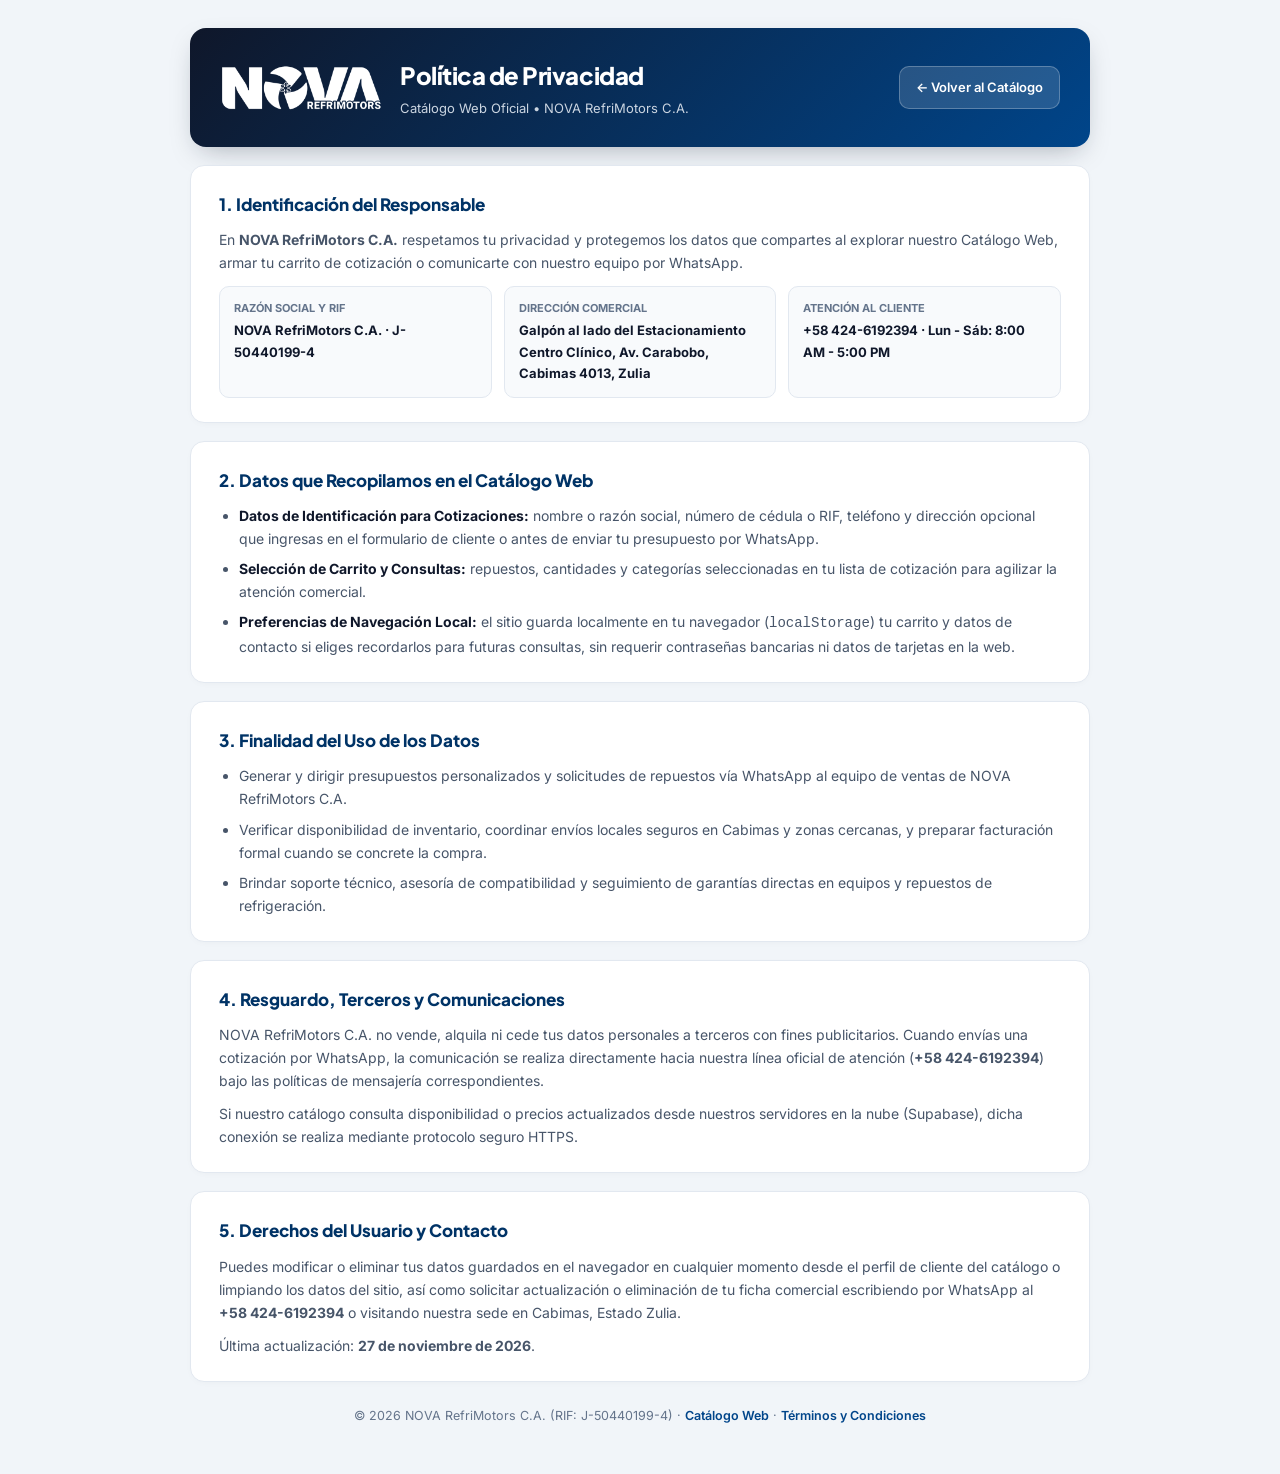
<file: politica-privacidad.html>
<!DOCTYPE html>
<html lang="es">

<head>
    <meta charset="UTF-8">
    <meta name="viewport" content="width=device-width, initial-scale=1.0">
    <title>Política de Privacidad | Catálogo Oficial NOVA RefriMotors</title>
    <link rel="preconnect" href="https://fonts.googleapis.com">
    <link rel="preconnect" href="https://fonts.gstatic.com" crossorigin>
    <link href="https://fonts.googleapis.com/css2?family=Inter:wght@400;500;600;700&family=Plus+Jakarta+Sans:wght@600;700;800&display=swap"
        rel="stylesheet">
    <link rel="icon" type="image/x-icon" href="assets/nova_favicon.png">
    <style>
        :root {
            --primary: #00458a;
            --primary-dark: #003366;
            --bg: #f1f5f9;
            --card: #ffffff;
            --text: #0f172a;
            --muted: #475569;
            --border: #e2e8f0;
        }

        * { margin: 0; padding: 0; box-sizing: border-box; }

        body {
            font-family: 'Inter', -apple-system, BlinkMacSystemFont, "Segoe UI", Roboto, sans-serif;
            background: var(--bg);
            color: var(--text);
            line-height: 1.65;
            padding: 28px 18px 48px 18px;
        }

        .legal-wrap {
            max-width: 900px;
            margin: 0 auto;
            display: flex;
            flex-direction: column;
            gap: 18px;
        }

        .legal-hero {
            background: linear-gradient(135deg, #0f172a 0%, #00458a 100%);
            color: #ffffff;
            border-radius: 16px;
            padding: 28px 30px;
            display: flex;
            align-items: center;
            justify-content: space-between;
            gap: 20px;
            flex-wrap: wrap;
            box-shadow: 0 10px 28px -10px rgba(15, 23, 42, 0.35);
        }

        .legal-hero-left {
            display: flex;
            align-items: center;
            gap: 18px;
        }

        .legal-logo {
            height: 46px;
            width: auto;
            filter: brightness(0) invert(1);
        }

        .legal-title {
            font-family: 'Plus Jakarta Sans', sans-serif;
            font-size: 24px;
            font-weight: 800;
            letter-spacing: -0.02em;
        }

        .legal-sub {
            font-size: 13px;
            color: #cbd5e1;
            margin-top: 2px;
        }

        .legal-back-btn {
            display: inline-flex;
            align-items: center;
            gap: 8px;
            padding: 10px 16px;
            border-radius: 10px;
            background: rgba(255, 255, 255, 0.14);
            border: 1px solid rgba(255, 255, 255, 0.25);
            color: #ffffff;
            text-decoration: none;
            font-size: 13px;
            font-weight: 600;
        }

        .legal-back-btn:hover { background: rgba(255, 255, 255, 0.24); }

        .legal-card {
            background: var(--card);
            border: 1px solid var(--border);
            border-radius: 14px;
            padding: 24px 28px;
            box-shadow: 0 2px 10px -4px rgba(15, 23, 42, 0.06);
        }

        .legal-meta-grid {
            display: grid;
            grid-template-columns: repeat(auto-fit, minmax(220px, 1fr));
            gap: 12px;
            margin-top: 12px;
        }

        .legal-meta-item {
            background: #f8fafc;
            border: 1px solid var(--border);
            border-radius: 10px;
            padding: 12px 14px;
            font-size: 13px;
        }

        .legal-meta-item span {
            display: block;
            font-size: 11px;
            font-weight: 700;
            text-transform: uppercase;
            color: #64748b;
            margin-bottom: 3px;
        }

        h2 {
            font-family: 'Plus Jakarta Sans', sans-serif;
            font-size: 17px;
            font-weight: 800;
            color: var(--primary-dark);
            margin-bottom: 10px;
        }

        p {
            font-size: 14px;
            color: var(--muted);
            margin-bottom: 10px;
        }

        p:last-child { margin-bottom: 0; }

        ul {
            padding-left: 20px;
            display: flex;
            flex-direction: column;
            gap: 7px;
            font-size: 14px;
            color: var(--muted);
        }

        li strong { color: var(--text); }

        .legal-footer {
            text-align: center;
            font-size: 12.5px;
            color: #64748b;
            padding-top: 6px;
        }

        .legal-footer a {
            color: var(--primary);
            font-weight: 600;
            text-decoration: none;
        }

        .legal-footer a:hover { text-decoration: underline; }
    </style>
</head>

<body>
    <main class="legal-wrap">
        <header class="legal-hero">
            <div class="legal-hero-left">
                <img src="assets/nova_footer2.png" alt="NOVA RefriMotors" class="legal-logo">
                <div>
                    <h1 class="legal-title">Política de Privacidad</h1>
                    <p class="legal-sub">Catálogo Web Oficial • NOVA RefriMotors C.A.</p>
                </div>
            </div>
            <a href="catalog.html" class="legal-back-btn">← Volver al Catálogo</a>
        </header>

        <section class="legal-card">
            <h2>1. Identificación del Responsable</h2>
            <p>
                En <strong>NOVA RefriMotors C.A.</strong> respetamos tu privacidad y protegemos los datos que compartes al
                explorar nuestro Catálogo Web, armar tu carrito de cotización o comunicarte con nuestro equipo por
                WhatsApp.
            </p>
            <div class="legal-meta-grid">
                <div class="legal-meta-item">
                    <span>Razón Social y RIF</span>
                    <strong>NOVA RefriMotors C.A. · J-50440199-4</strong>
                </div>
                <div class="legal-meta-item">
                    <span>Dirección Comercial</span>
                    <strong>Galpón al lado del Estacionamiento Centro Clínico, Av. Carabobo, Cabimas 4013, Zulia</strong>
                </div>
                <div class="legal-meta-item">
                    <span>Atención al Cliente</span>
                    <strong>+58 424-6192394 · Lun - Sáb: 8:00 AM - 5:00 PM</strong>
                </div>
            </div>
        </section>

        <section class="legal-card">
            <h2>2. Datos que Recopilamos en el Catálogo Web</h2>
            <ul>
                <li><strong>Datos de Identificación para Cotizaciones:</strong> nombre o razón social, número de cédula o RIF, teléfono y dirección opcional que ingresas en el formulario de cliente o antes de enviar tu presupuesto por WhatsApp.</li>
                <li><strong>Selección de Carrito y Consultas:</strong> repuestos, cantidades y categorías seleccionadas en tu lista de cotización para agilizar la atención comercial.</li>
                <li><strong>Preferencias de Navegación Local:</strong> el sitio guarda localmente en tu navegador (<code>localStorage</code>) tu carrito y datos de contacto si eliges recordarlos para futuras consultas, sin requerir contraseñas bancarias ni datos de tarjetas en la web.</li>
            </ul>
        </section>

        <section class="legal-card">
            <h2>3. Finalidad del Uso de los Datos</h2>
            <ul>
                <li>Generar y dirigir presupuestos personalizados y solicitudes de repuestos vía WhatsApp al equipo de ventas de NOVA RefriMotors C.A.</li>
                <li>Verificar disponibilidad de inventario, coordinar envíos locales seguros en Cabimas y zonas cercanas, y preparar facturación formal cuando se concrete la compra.</li>
                <li>Brindar soporte técnico, asesoría de compatibilidad y seguimiento de garantías directas en equipos y repuestos de refrigeración.</li>
            </ul>
        </section>

        <section class="legal-card">
            <h2>4. Resguardo, Terceros y Comunicaciones</h2>
            <p>
                NOVA RefriMotors C.A. no vende, alquila ni cede tus datos personales a terceros con fines publicitarios.
                Cuando envías una cotización por WhatsApp, la comunicación se realiza directamente hacia nuestra línea
                oficial de atención (<strong>+58 424-6192394</strong>) bajo las políticas de mensajería correspondientes.
            </p>
            <p>
                Si nuestro catálogo consulta disponibilidad o precios actualizados desde nuestros servidores en la nube
                (Supabase), dicha conexión se realiza mediante protocolo seguro HTTPS.
            </p>
        </section>

        <section class="legal-card">
            <h2>5. Derechos del Usuario y Contacto</h2>
            <p>
                Puedes modificar o eliminar tus datos guardados en el navegador en cualquier momento desde el perfil de
                cliente del catálogo o limpiando los datos del sitio, así como solicitar actualización o eliminación de tu
                ficha comercial escribiendo por WhatsApp al <strong>+58 424-6192394</strong> o visitando nuestra sede en
                Cabimas, Estado Zulia.
            </p>
            <p>Última actualización: <strong>27 de noviembre de 2026</strong>.</p>
        </section>

        <footer class="legal-footer">
            &copy; 2026 NOVA RefriMotors C.A. (RIF: J-50440199-4) · <a href="catalog.html">Catálogo Web</a> · <a href="terminos-condiciones.html">Términos y Condiciones</a>
        </footer>
    </main>
</body>

</html>
</file>
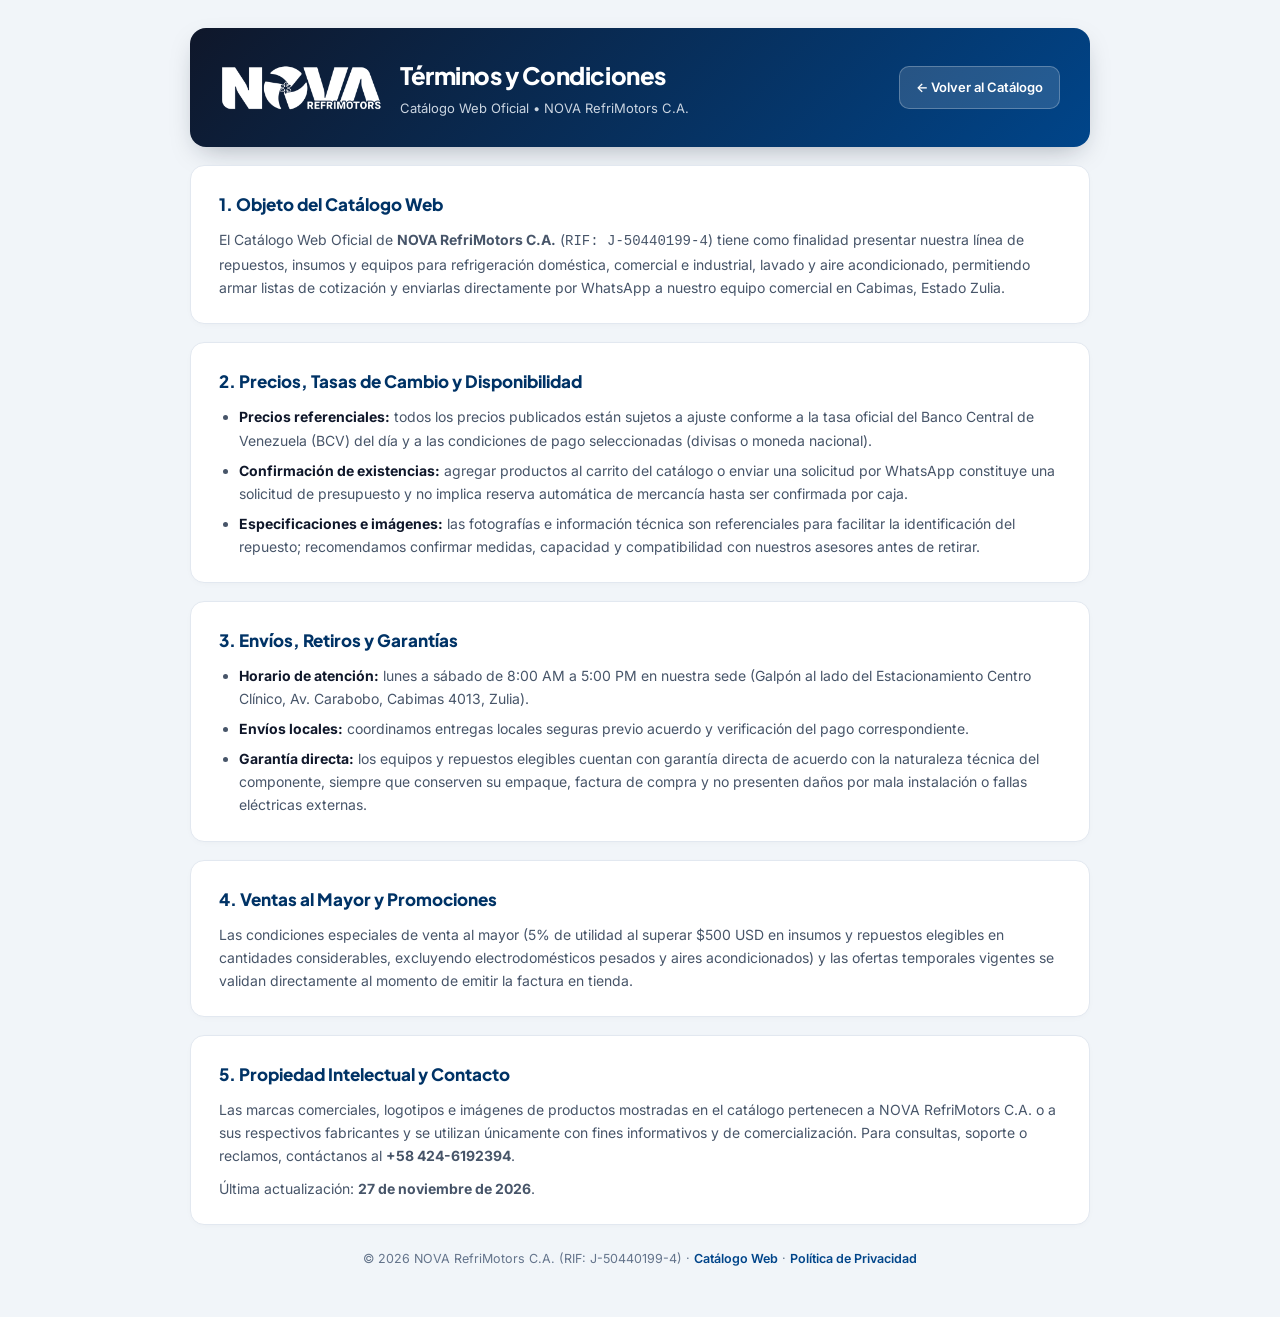
<file: terminos-condiciones.html>
<!DOCTYPE html>
<html lang="es">

<head>
    <meta charset="UTF-8">
    <meta name="viewport" content="width=device-width, initial-scale=1.0">
    <title>Términos y Condiciones | Catálogo Oficial NOVA RefriMotors</title>
    <link rel="preconnect" href="https://fonts.googleapis.com">
    <link rel="preconnect" href="https://fonts.gstatic.com" crossorigin>
    <link href="https://fonts.googleapis.com/css2?family=Inter:wght@400;500;600;700&family=Plus+Jakarta+Sans:wght@600;700;800&display=swap"
        rel="stylesheet">
    <link rel="icon" type="image/x-icon" href="assets/nova_favicon.png">
    <style>
        :root {
            --primary: #00458a;
            --primary-dark: #003366;
            --bg: #f1f5f9;
            --card: #ffffff;
            --text: #0f172a;
            --muted: #475569;
            --border: #e2e8f0;
        }

        * { margin: 0; padding: 0; box-sizing: border-box; }

        body {
            font-family: 'Inter', -apple-system, BlinkMacSystemFont, "Segoe UI", Roboto, sans-serif;
            background: var(--bg);
            color: var(--text);
            line-height: 1.65;
            padding: 28px 18px 48px 18px;
        }

        .legal-wrap {
            max-width: 900px;
            margin: 0 auto;
            display: flex;
            flex-direction: column;
            gap: 18px;
        }

        .legal-hero {
            background: linear-gradient(135deg, #0f172a 0%, #00458a 100%);
            color: #ffffff;
            border-radius: 16px;
            padding: 28px 30px;
            display: flex;
            align-items: center;
            justify-content: space-between;
            gap: 20px;
            flex-wrap: wrap;
            box-shadow: 0 10px 28px -10px rgba(15, 23, 42, 0.35);
        }

        .legal-hero-left {
            display: flex;
            align-items: center;
            gap: 18px;
        }

        .legal-logo {
            height: 46px;
            width: auto;
            filter: brightness(0) invert(1);
        }

        .legal-title {
            font-family: 'Plus Jakarta Sans', sans-serif;
            font-size: 24px;
            font-weight: 800;
            letter-spacing: -0.02em;
        }

        .legal-sub {
            font-size: 13px;
            color: #cbd5e1;
            margin-top: 2px;
        }

        .legal-back-btn {
            display: inline-flex;
            align-items: center;
            gap: 8px;
            padding: 10px 16px;
            border-radius: 10px;
            background: rgba(255, 255, 255, 0.14);
            border: 1px solid rgba(255, 255, 255, 0.25);
            color: #ffffff;
            text-decoration: none;
            font-size: 13px;
            font-weight: 600;
        }

        .legal-back-btn:hover { background: rgba(255, 255, 255, 0.24); }

        .legal-card {
            background: var(--card);
            border: 1px solid var(--border);
            border-radius: 14px;
            padding: 24px 28px;
            box-shadow: 0 2px 10px -4px rgba(15, 23, 42, 0.06);
        }

        h2 {
            font-family: 'Plus Jakarta Sans', sans-serif;
            font-size: 17px;
            font-weight: 800;
            color: var(--primary-dark);
            margin-bottom: 10px;
        }

        p {
            font-size: 14px;
            color: var(--muted);
            margin-bottom: 10px;
        }

        p:last-child { margin-bottom: 0; }

        ul {
            padding-left: 20px;
            display: flex;
            flex-direction: column;
            gap: 7px;
            font-size: 14px;
            color: var(--muted);
        }

        li strong { color: var(--text); }

        .legal-footer {
            text-align: center;
            font-size: 12.5px;
            color: #64748b;
            padding-top: 6px;
        }

        .legal-footer a {
            color: var(--primary);
            font-weight: 600;
            text-decoration: none;
        }

        .legal-footer a:hover { text-decoration: underline; }
    </style>
</head>

<body>
    <main class="legal-wrap">
        <header class="legal-hero">
            <div class="legal-hero-left">
                <img src="assets/nova_footer2.png" alt="NOVA RefriMotors" class="legal-logo">
                <div>
                    <h1 class="legal-title">Términos y Condiciones</h1>
                    <p class="legal-sub">Catálogo Web Oficial • NOVA RefriMotors C.A.</p>
                </div>
            </div>
            <a href="catalog.html" class="legal-back-btn">← Volver al Catálogo</a>
        </header>

        <section class="legal-card">
            <h2>1. Objeto del Catálogo Web</h2>
            <p>
                El Catálogo Web Oficial de <strong>NOVA RefriMotors C.A.</strong> (<code>RIF: J-50440199-4</code>) tiene
                como finalidad presentar nuestra línea de repuestos, insumos y equipos para refrigeración doméstica,
                comercial e industrial, lavado y aire acondicionado, permitiendo armar listas de cotización y enviarlas
                directamente por WhatsApp a nuestro equipo comercial en Cabimas, Estado Zulia.
            </p>
        </section>

        <section class="legal-card">
            <h2>2. Precios, Tasas de Cambio y Disponibilidad</h2>
            <ul>
                <li><strong>Precios referenciales:</strong> todos los precios publicados están sujetos a ajuste conforme a la tasa oficial del Banco Central de Venezuela (BCV) del día y a las condiciones de pago seleccionadas (divisas o moneda nacional).</li>
                <li><strong>Confirmación de existencias:</strong> agregar productos al carrito del catálogo o enviar una solicitud por WhatsApp constituye una solicitud de presupuesto y no implica reserva automática de mercancía hasta ser confirmada por caja.</li>
                <li><strong>Especificaciones e imágenes:</strong> las fotografías e información técnica son referenciales para facilitar la identificación del repuesto; recomendamos confirmar medidas, capacidad y compatibilidad con nuestros asesores antes de retirar.</li>
            </ul>
        </section>

        <section class="legal-card">
            <h2>3. Envíos, Retiros y Garantías</h2>
            <ul>
                <li><strong>Horario de atención:</strong> lunes a sábado de 8:00 AM a 5:00 PM en nuestra sede (Galpón al lado del Estacionamiento Centro Clínico, Av. Carabobo, Cabimas 4013, Zulia).</li>
                <li><strong>Envíos locales:</strong> coordinamos entregas locales seguras previo acuerdo y verificación del pago correspondiente.</li>
                <li><strong>Garantía directa:</strong> los equipos y repuestos elegibles cuentan con garantía directa de acuerdo con la naturaleza técnica del componente, siempre que conserven su empaque, factura de compra y no presenten daños por mala instalación o fallas eléctricas externas.</li>
            </ul>
        </section>

        <section class="legal-card">
            <h2>4. Ventas al Mayor y Promociones</h2>
            <p>
                Las condiciones especiales de venta al mayor (5% de utilidad al superar $500 USD en insumos y repuestos
                elegibles en cantidades considerables, excluyendo electrodomésticos pesados y aires acondicionados) y las
                ofertas temporales vigentes se validan directamente al momento de emitir la factura en tienda.
            </p>
        </section>

        <section class="legal-card">
            <h2>5. Propiedad Intelectual y Contacto</h2>
            <p>
                Las marcas comerciales, logotipos e imágenes de productos mostradas en el catálogo pertenecen a
                NOVA RefriMotors C.A. o a sus respectivos fabricantes y se utilizan únicamente con fines informativos y de
                comercialización. Para consultas, soporte o reclamos, contáctanos al <strong>+58 424-6192394</strong>.
            </p>
            <p>Última actualización: <strong>27 de noviembre de 2026</strong>.</p>
        </section>

        <footer class="legal-footer">
            &copy; 2026 NOVA RefriMotors C.A. (RIF: J-50440199-4) · <a href="catalog.html">Catálogo Web</a> · <a href="politica-privacidad.html">Política de Privacidad</a>
        </footer>
    </main>
</body>

</html>
</file>
